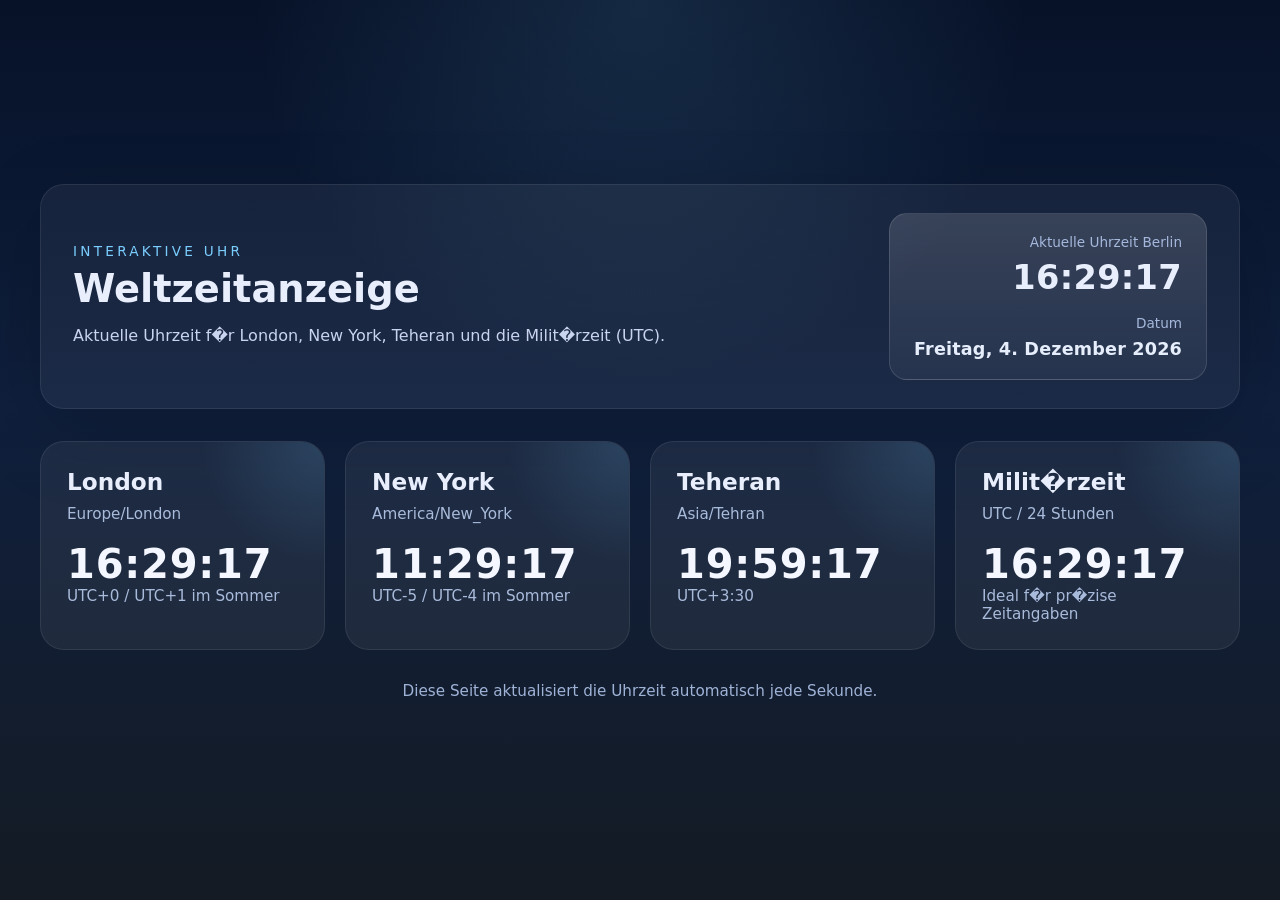
<file: index.html>
<!DOCTYPE html>
<html lang="de us">

<head>>
  <meta charset="UTF-8">
  <meta name="viewport" content="width=device-width, initial-scale=1.0">
  <title>Weltzeitanzeige</title>
  <meta http-equiv="refresh" content="1;url=weltzeitanzeige.html">
  <style>
    body { margin:0; min-height:100vh; display:flex; align-items:center; justify-content:center; font-family:system-ui, sans-serif; background:#071228; color:#e8eefc; text-align:center; }
    a { color:#7aceff; text-decoration:none; }
    .box { max-width:28rem; padding:24px; }
  </style>
</head>
<body>
  <div class="box">
    <h1>Weltzeitanzeige</h1>
    <p>Weiterleitung zur Uhr �</p>
    <p><a href="weltzeitanzeige.html">Falls die Seite nicht automatisch weiterleitet, klicke hier.</a></p>
  </div>
</body>
</html>
</file>
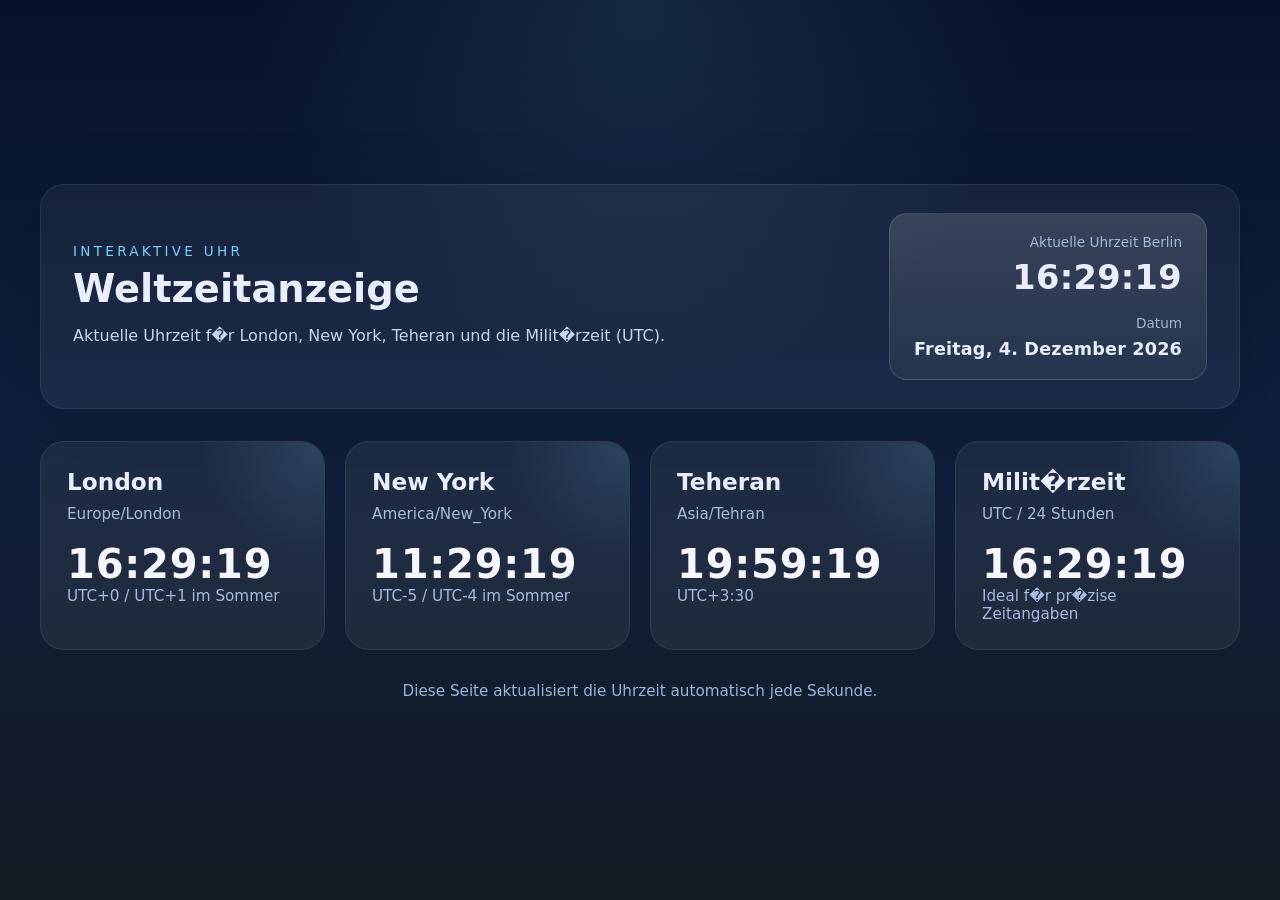
<file: weltzeitanzeige.html>
<!DOCTYPE html>
<html lang="de">
<head>
  <meta charset="UTF-8">
  <meta name="viewport" content="width=device-width, initial-scale=1.0">
  <title>Weltzeitanzeige</title>
  <link rel="stylesheet" href="weltzeitanzeige.css">
</head>
<body>
  <div class="page-shell">
    <header class="hero">
      <div>
        <p class="eyebrow">Interaktive Uhr</p>
        <h1>Weltzeitanzeige</h1>
        <p class="hero-copy">Aktuelle Uhrzeit f�r London, New York, Teheran und die Milit�rzeit (UTC).</p>
      </div>
      <div class="clock-panel" aria-live="polite">
        <span class="clock-label">Aktuelle Uhrzeit Berlin</span>
        <strong id="updateTime">--:--:--</strong>
        <span class="date-label">Datum</span>
        <strong id="updateDate">--.--.----</strong>
      </div>
    </header>

    <main class="grid">
      <article class="card">
        <h2>London</h2>
        <p class="timezone-name">Europe/London</p>
        <output id="LondonTime" class="time">--:--:--</output>
        <p class="offset">UTC+0 / UTC+1 im Sommer</p>
      </article>

      <article class="card">
        <h2>New York</h2>
        <p class="timezone-name">America/New_York</p>
        <output id="NewYorkTime" class="time">--:--:--</output>
        <p class="offset">UTC-5 / UTC-4 im Sommer</p>
      </article>

      <article class="card">
        <h2>Teheran</h2>
        <p class="timezone-name">Asia/Tehran</p>
        <output id="TeheranTime" class="time">--:--:--</output>
        <p class="offset">UTC+3:30</p>
      </article>

      <article class="card">
        <h2>Milit�rzeit</h2>
        <p class="timezone-name">UTC / 24 Stunden</p>
        <output id="MilitaerTime" class="time">--:--:--</output>
        <p class="offset">Ideal f�r pr�zise Zeitangaben</p>
      </article>
    </main>

    <footer class="footnote">
      <p>Diese Seite aktualisiert die Uhrzeit automatisch jede Sekunde.</p>
    </footer>
  </div>

  <script src="weltzeitanzeige.js" defer></script>
</body>
</html>
</file>
<file: weltzeitanzeige.css>
:root {
  color-scheme: dark;
  font-family: "Inter", system-ui, sans-serif;
  background: linear-gradient(180deg, #071228 0%, #0f1f3d 45%, #141b24 100%);
  color: #e8eefc;
}

* {
  box-sizing: border-box;
}

html,
body {
  margin: 0;
  min-height: 100%;
}

body {
  min-height: 100vh;
  display: flex;
  align-items: center;
  justify-content: center;
  padding: 24px;
  background: radial-gradient(circle at top, rgba(122, 206, 255, 0.12), transparent 35%), linear-gradient(180deg, #071228 0%, #0f1f3d 45%, #141b24 100%);
}

.page-shell {
  width: min(1200px, 100%);
}

.hero {
  display: flex;
  flex-wrap: wrap;
  justify-content: space-between;
  gap: 24px;
  align-items: center;
  margin-bottom: 32px;
  padding: 28px 32px;
  background: rgba(255, 255, 255, 0.05);
  border: 1px solid rgba(255, 255, 255, 0.08);
  border-radius: 24px;
  box-shadow: 0 24px 80px rgba(0, 0, 0, 0.18);
}

.eyebrow {
  margin: 0 0 10px;
  font-size: 0.85rem;
  letter-spacing: 0.24em;
  text-transform: uppercase;
  color: #7aceff;
}

h1 {
  margin: 0;
  font-size: clamp(2rem, 3vw, 3.4rem);
  line-height: 1.05;
}

.hero-copy {
  margin: 0.8rem 0 0;
  max-width: 42rem;
  color: #c9d4ef;
  font-size: 1rem;
  line-height: 1.75;
}

.clock-panel {
  min-width: 220px;
  background: linear-gradient(180deg, rgba(255, 255, 255, 0.14), rgba(255, 255, 255, 0.05));
  border: 1px solid rgba(255, 255, 255, 0.12);
  border-radius: 18px;
  padding: 20px 24px;
  text-align: right;
}

.clock-label {
  display: block;
  margin-bottom: 8px;
  font-size: 0.85rem;
  color: #a5b8dc;
}

#updateTime {
  display: block;
  font-size: 2.1rem;
  letter-spacing: 0.01em;
}

.date-label {
  display: block;
  margin: 18px 0 8px;
  font-size: 0.85rem;
  color: #a5b8dc;
}

#updateDate {
  display: block;
  font-size: 1.1rem;
  letter-spacing: 0.01em;
  color: #e6eefc;
}

.grid {
  display: grid;
  gap: 20px;
  grid-template-columns: repeat(4, minmax(220px, 1fr));
}

.card {
  position: relative;
  padding: 26px;
  border-radius: 24px;
  border: 1px solid rgba(255, 255, 255, 0.08);
  background: rgba(255, 255, 255, 0.06);
  overflow: hidden;
}

.card::before {
  content: "";
  position: absolute;
  inset: 0;
  background: radial-gradient(circle at top right, rgba(122, 206, 255, 0.16), transparent 35%);
  pointer-events: none;
}

.card h2 {
  margin: 0 0 10px;
  font-size: 1.45rem;
}

.timezone-name,
.offset {
  margin: 0;
  color: #a9bbdb;
  font-size: 0.95rem;
}

.time {
  display: block;
  margin: 18px 0 0;
  font-size: 2.5rem;
  font-weight: 700;
  letter-spacing: 0.02em;
  color: #f4f7ff;
}

.footnote {
  margin-top: 32px;
  color: #9fb3d7;
  font-size: 0.95rem;
  text-align: center;
}

@media (max-width: 900px) {
  .grid {
    grid-template-columns: repeat(2, minmax(220px, 1fr));
  }
}

@media (max-width: 640px) {
  body {
    padding: 16px;
  }
  .hero {
    flex-direction: column;
    align-items: flex-start;
  }
  .clock-panel {
    width: 100%;
    text-align: left;
  }
  .grid {
    grid-template-columns: 1fr;
  }
}
</file>
